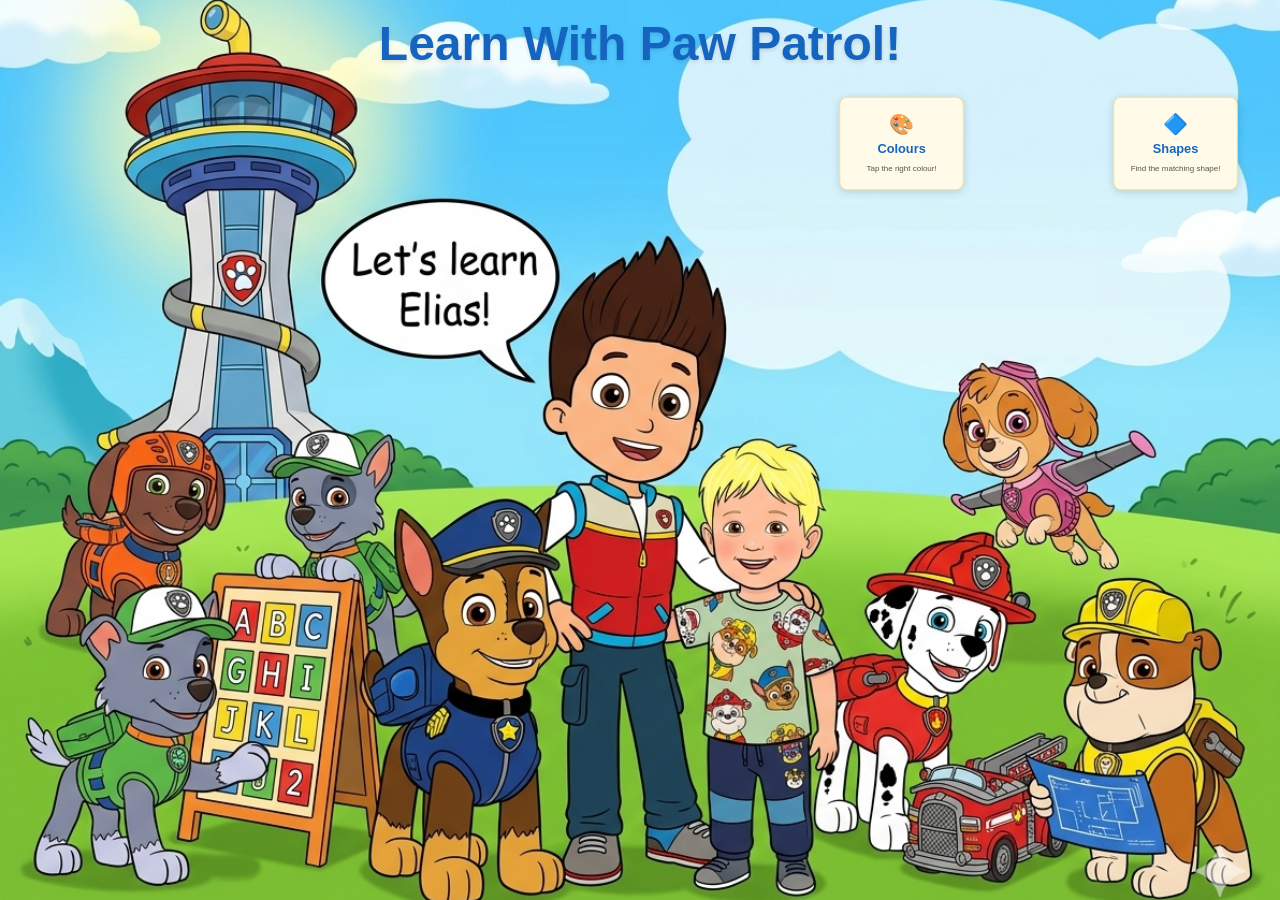
<file: index.html>
<!DOCTYPE html>
<html lang="en">
<head>
  <meta charset="UTF-8" />
  <meta name="viewport" content="width=device-width, initial-scale=1.0, maximum-scale=1.0, user-scalable=no" />
  <meta name="description" content="Learn With Paw Patrol – a fun toddler learning game." />
  <meta name="theme-color" content="#1565c0" />
  <meta name="mobile-web-app-capable" content="yes" />
  <meta name="apple-mobile-web-app-capable" content="yes" />
  <meta name="apple-mobile-web-app-status-bar-style" content="black-translucent" />
  <meta name="apple-mobile-web-app-title" content="PawLearn" />

  <title>Learn With Paw Patrol</title>

  <!-- PWA Manifest -->
  <link rel="manifest" href="manifest.json" />

  <!-- App icon for iOS / older Android -->
  <link rel="apple-touch-icon" href="shared/icons/icon.svg" />

  <!-- Shared stylesheet -->
  <link rel="stylesheet" href="css/style.css" />
</head>
<body>

  <!-- Header removed as requested -->

  <main>
    <h1>Learn With Paw Patrol!</h1>

    <nav class="game-grid" aria-label="Game selection">

      <!-- Colours game -->
      <a class="game-card" href="games/colors/index.html" aria-label="Play the Colours game">
        <span class="icon" aria-hidden="true">🎨</span>
        <span class="title">Colours</span>
        <span class="desc">Tap the right colour!</span>
      </a>

      <!-- Shapes game -->
      <a class="game-card" href="games/shapes/index.html" aria-label="Play the Shapes game">
        <span class="icon" aria-hidden="true">🔷</span>
        <span class="title">Shapes</span>
        <span class="desc">Find the matching shape!</span>
      </a>

    </nav>
  </main>

  <!-- PWA Service Worker registration -->
  <script>
    if ('serviceWorker' in navigator) {
      window.addEventListener('load', () => {
        navigator.serviceWorker
          .register('./sw.js', { scope: './' })
          .then(reg => console.log('[SW] Registered, scope:', reg.scope))
          .catch(err => console.warn('[SW] Registration failed:', err));
      });
    }
  </script>

</body>
</html>
</file>
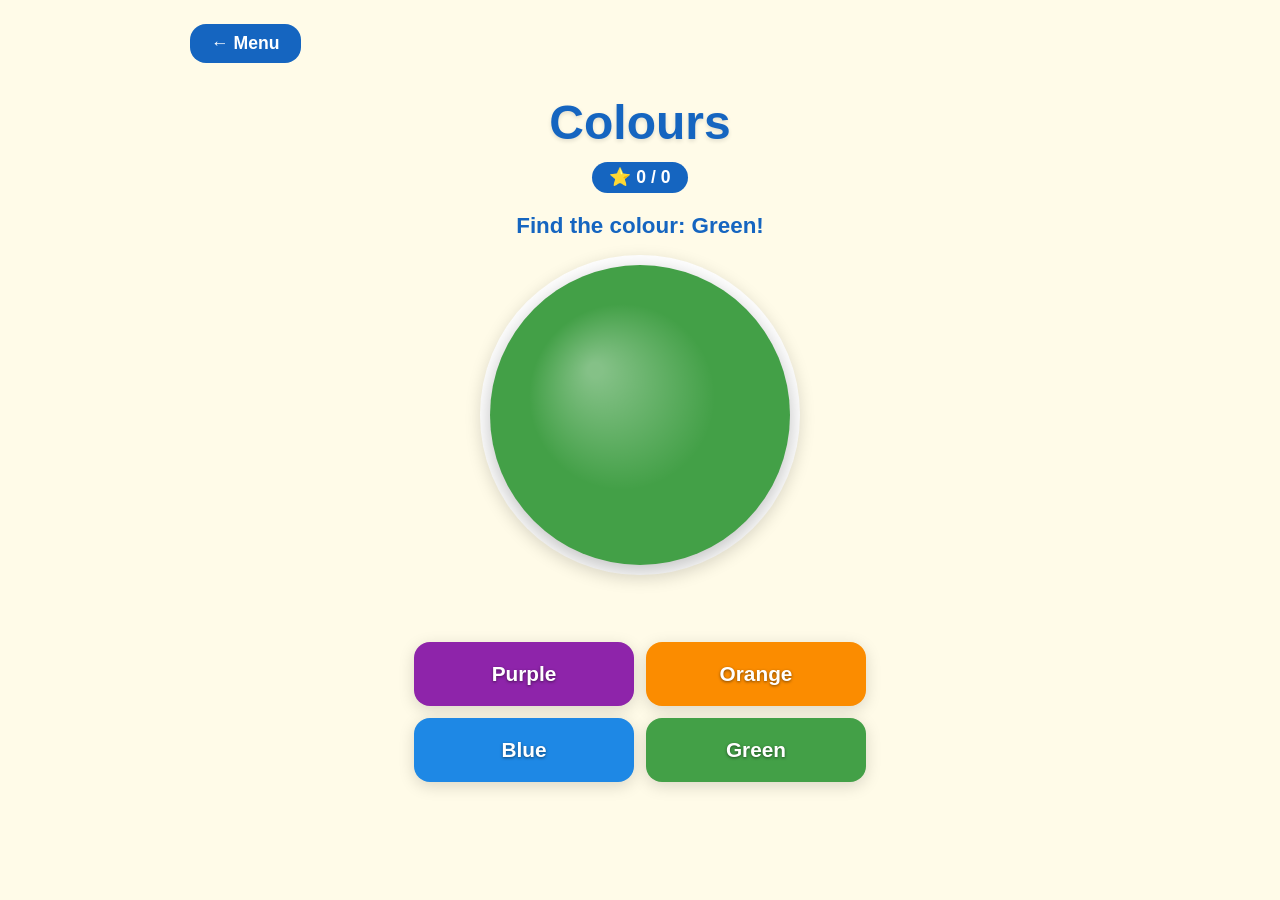
<file: games/colors/index.html>
<!DOCTYPE html>
<html lang="en">
<head>
  <meta charset="UTF-8" />
  <meta name="viewport" content="width=device-width, initial-scale=1.0, maximum-scale=1.0, user-scalable=no" />
  <meta name="theme-color" content="#1565c0" />
  <meta name="apple-mobile-web-app-capable" content="yes" />

  <title>Colours – Learn With Paw Patrol</title>

  <link rel="manifest" href="../../manifest.json" />
  <link rel="stylesheet" href="../../css/style.css" />

  <style>
        body {
          background: #fffbe8 !important;
        }
    /* Extra game-specific styles */
    .canvas-wrap { max-width: 380px; }

    canvas { border-radius: 50%; }   /* circle canvas for the colour swatch */

    .choice-btn {
      color: #fff;
      text-shadow: 0 1px 3px rgba(0,0,0,0.5);
      min-height: 64px;
    }
  </style>
</head>
<body>

  <header class="site-header">
    <a class="back-btn" href="../../index.html" aria-label="Back to main menu">← Menu</a>
  </header>

  <main>
    <div class="game-solid-bg">
      <h1>Colours</h1>

      <!-- Score bar -->
      <div class="score-bar" role="status" aria-live="polite">
        <span class="score-badge" id="scoreDisplay">⭐ 0 / 0</span>
      </div>

      <!-- Instruction -->
      <p class="instruction" id="instruction" aria-live="polite">Loading…</p>

      <!-- Canvas colour swatch -->
      <div class="canvas-wrap">
        <canvas id="colourCanvas" width="320" height="320"
                aria-label="Colour swatch to identify"></canvas>
      </div>

      <!-- Feedback -->
      <p class="feedback" id="feedback" aria-live="assertive"></p>

      <!-- Answer buttons -->
      <div class="choices" id="choices" role="group" aria-label="Colour choices"></div>
    </div>
  </main>

  <!-- Shared utilities -->
  <script src="../../shared/responsive-scaling.js"></script>
  <script src="../../shared/game-common.js"></script>

  <script>
    /* =========================================================
       Colours Game
       =========================================================
       Rounds: show a coloured circle on canvas.
       Player taps the button with the matching colour name.
       Uses Web Speech API to announce the target colour.
    ========================================================= */

    const COLOURS = [
      { name: 'Red',    hex: '#e53935' },
      { name: 'Blue',   hex: '#1e88e5' },
      { name: 'Green',  hex: '#43a047' },
      { name: 'Yellow', hex: '#fdd835' },
      { name: 'Orange', hex: '#fb8c00' },
      { name: 'Purple', hex: '#8e24aa' },
      { name: 'Pink',   hex: '#e91e63' },
      { name: 'Brown',  hex: '#6d4c41' },
    ];

    const GAME_ID = 'colors';
    const NUM_CHOICES = 4;

    // DOM refs
    const canvas      = document.getElementById('colourCanvas');
    const ctx         = canvas.getContext('2d');
    const instruction = document.getElementById('instruction');
    const feedback    = document.getElementById('feedback');
    const choicesEl   = document.getElementById('choices');
    const scoreEl     = document.getElementById('scoreDisplay');

    // Responsive scaling
    ResponsiveScaling.initCanvas(canvas, 320, 320);

    // Game state
    let score   = GameCommon.loadScore(GAME_ID);
    let target  = null;
    let choices = [];
    let locked  = false;

    /* ---- Draw a circle filled with the target colour ---- */
    function drawColour(hex) {
      const cx = canvas.width  / 2;
      const cy = canvas.height / 2;
      const r  = canvas.width  / 2 - 10;

      ctx.clearRect(0, 0, canvas.width, canvas.height);

      // Shadow
      ctx.shadowColor   = 'rgba(0,0,0,0.25)';
      ctx.shadowBlur    = 20;
      ctx.shadowOffsetY = 6;

      ctx.beginPath();
      ctx.arc(cx, cy, r, 0, Math.PI * 2);
      ctx.fillStyle = hex;
      ctx.fill();

      ctx.shadowColor = 'transparent';

      // Shine
      const shine = ctx.createRadialGradient(cx - r * 0.3, cy - r * 0.3, r * 0.05,
                                             cx,            cy,            r);
      shine.addColorStop(0,   'rgba(255,255,255,0.35)');
      shine.addColorStop(0.6, 'rgba(255,255,255,0)');
      ctx.beginPath();
      ctx.arc(cx, cy, r, 0, Math.PI * 2);
      ctx.fillStyle = shine;
      ctx.fill();
    }

    /* ---- Render choice buttons ---- */
    function renderChoices() {
      choicesEl.innerHTML = '';
      choices.forEach(colour => {
        const btn = document.createElement('button');
        btn.className    = 'choice-btn';
        btn.textContent  = colour.name;
        btn.style.background = colour.hex;
        btn.dataset.name = colour.name;
        btn.addEventListener('click', () => onAnswer(colour, btn));
        btn.addEventListener('touchend', e => {
          e.preventDefault();
          onAnswer(colour, btn);
        }, { passive: false });
        choicesEl.appendChild(btn);
      });
    }

    /* ---- Start a new round ---- */
    function newRound() {
      locked  = false;
      feedback.textContent = '';

      const pool   = GameCommon.pickRandomN(COLOURS, NUM_CHOICES);
      target  = pool[0];                          // First pick is always the target.
      choices = GameCommon.shuffle(pool);

      drawColour(target.hex);
      instruction.textContent = `Find the colour: ${target.name}!`;
      renderChoices();

      GameCommon.speak(`What colour is this? Find ${target.name}!`);
      GameCommon.playTone('start', 0.2);
    }

    /* ---- Handle answer ---- */
    function onAnswer(colour, btn) {
      if (locked) return;
      locked = true;

      score.total++;
      const correct = colour.name === target.name;

      if (correct) {
        score.correct++;
        btn.classList.add('correct');
        feedback.textContent = '🎉 Great job!';
        GameCommon.speak(`Yes! ${target.name}! Great job!`);
        GameCommon.playTone('correct');
      } else {
        btn.classList.add('incorrect');
        // Highlight the correct answer
        choicesEl.querySelectorAll('.choice-btn').forEach(b => {
          if (b.dataset.name === target.name) b.classList.add('correct');
        });
        feedback.textContent = `That's ${colour.name}. The answer was ${target.name}.`;
        GameCommon.speak(`Almost! The answer was ${target.name}.`);
        GameCommon.playTone('incorrect');
      }

      scoreEl.textContent = `⭐ ${score.correct} / ${score.total}`;
      GameCommon.saveScore(GAME_ID, score);

      setTimeout(newRound, 1800);
    }

    /* ---- Init ---- */
    scoreEl.textContent = `⭐ ${score.correct} / ${score.total}`;
    newRound();
  </script>

</body>
</html>
</file>
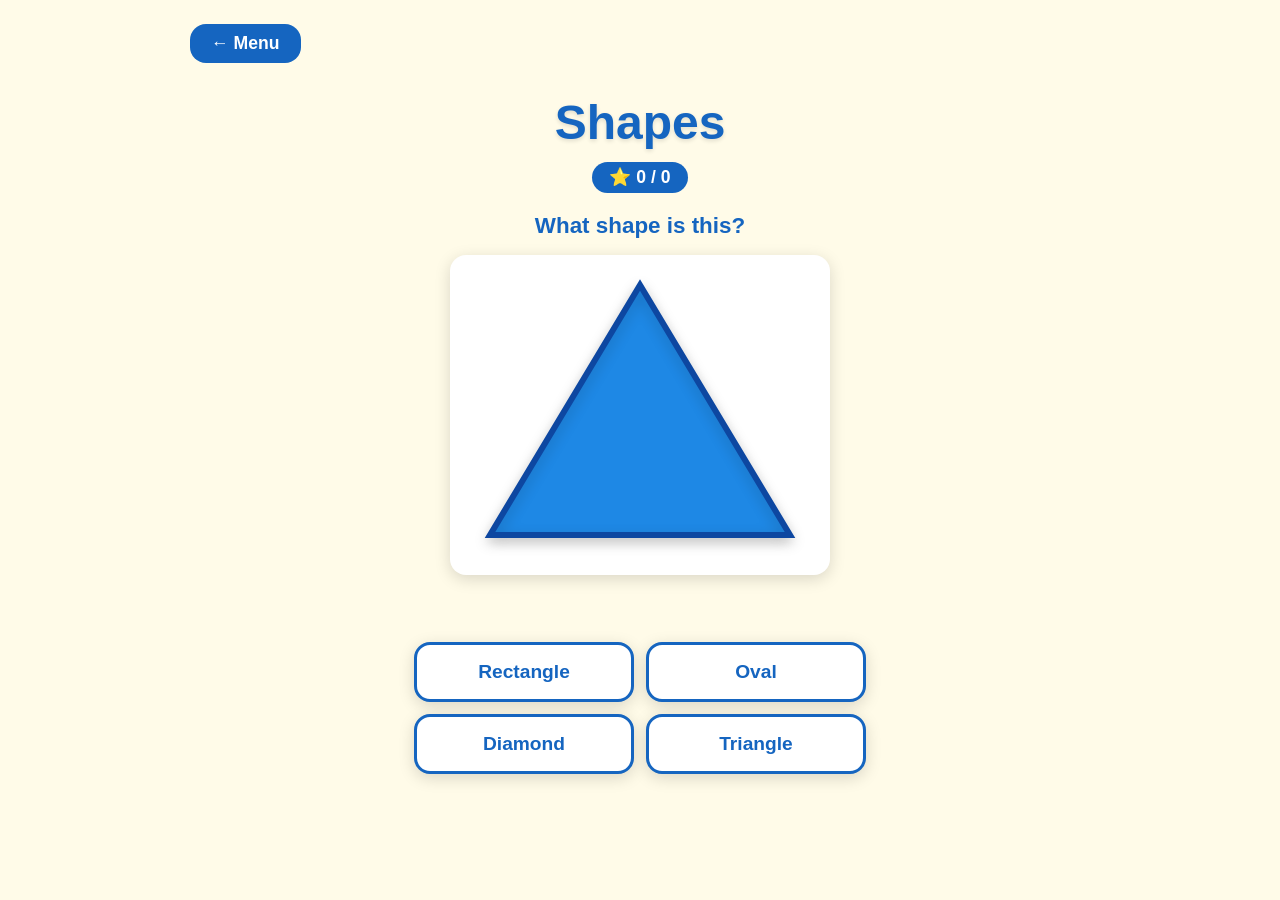
<file: games/shapes/index.html>
<!DOCTYPE html>
<html lang="en">
<head>
  <meta charset="UTF-8" />
  <meta name="viewport" content="width=device-width, initial-scale=1.0, maximum-scale=1.0, user-scalable=no" />
  <meta name="theme-color" content="#1565c0" />
  <meta name="apple-mobile-web-app-capable" content="yes" />

  <title>Shapes – Learn With Paw Patrol</title>

  <link rel="manifest" href="../../manifest.json" />
  <link rel="stylesheet" href="../../css/style.css" />

  <style>
        body {
          background: #fffbe8 !important;
        }
    .canvas-wrap { max-width: 380px; }

    .choice-btn {
      background: #ffffff;
      color: #1565c0;
      border: 3px solid #1565c0;
      font-size: clamp(1rem, 3vw, 1.2rem);
    }

    .choice-btn:hover  { background: #e3f2fd; }
    .choice-btn.correct   { background: #e8f5e9; border-color: #2e7d32; color: #2e7d32; }
    .choice-btn.incorrect { background: #ffebee; border-color: #c62828; color: #c62828; }
  </style>
</head>
<body>

  <header class="site-header">
    <a class="back-btn" href="../../index.html" aria-label="Back to main menu">← Menu</a>
  </header>

  <main>
    <div class="game-solid-bg">
      <h1>Shapes</h1>

      <!-- Score bar -->
      <div class="score-bar" role="status" aria-live="polite">
        <span class="score-badge" id="scoreDisplay">⭐ 0 / 0</span>
      </div>

      <!-- Instruction -->
      <p class="instruction" id="instruction" aria-live="polite">Loading…</p>

      <!-- Canvas shape display -->
      <div class="canvas-wrap">
        <canvas id="shapeCanvas" width="380" height="320"
                aria-label="Shape to identify"></canvas>
      </div>

      <!-- Feedback -->
      <p class="feedback" id="feedback" aria-live="assertive"></p>

      <!-- Answer buttons -->
      <div class="choices" id="choices" role="group" aria-label="Shape choices"></div>
    </div>
  </main>

  <!-- Shared utilities -->
  <script src="../../shared/responsive-scaling.js"></script>
  <script src="../../shared/game-common.js"></script>

  <script>
    /* =========================================================
       Shapes Game
       =========================================================
       Rounds: a shape is drawn on canvas.
       Player taps the button with the matching shape name.
       Uses Web Speech API to announce the target shape.
    ========================================================= */

    const SHAPES = [
      { name: 'Circle',    draw: drawCircle    },
      { name: 'Square',    draw: drawSquare    },
      { name: 'Triangle',  draw: drawTriangle  },
      { name: 'Rectangle', draw: drawRectangle },
      { name: 'Star',      draw: drawStar      },
      { name: 'Heart',     draw: drawHeart     },
      { name: 'Diamond',   draw: drawDiamond   },
      { name: 'Oval',      draw: drawOval      },
    ];

    const GAME_ID    = 'shapes';
    const NUM_CHOICES = 4;
    const FILL_COLOR  = '#1e88e5';
    const STROKE_COLOR = '#0d47a1';

    // DOM refs
    const canvas      = document.getElementById('shapeCanvas');
    const ctx         = canvas.getContext('2d');
    const instruction = document.getElementById('instruction');
    const feedback    = document.getElementById('feedback');
    const choicesEl   = document.getElementById('choices');
    const scoreEl     = document.getElementById('scoreDisplay');

    // Responsive scaling
    ResponsiveScaling.initCanvas(canvas, 380, 320);

    // Game state
    let score  = GameCommon.loadScore(GAME_ID);
    let target = null;
    let locked = false;

    /* ============================================================
       Shape-drawing functions
       All shapes are drawn centred on the canvas.
    ============================================================ */

    function applyStyle() {
      ctx.fillStyle   = FILL_COLOR;
      ctx.strokeStyle = STROKE_COLOR;
      ctx.lineWidth   = 6;
      ctx.shadowColor   = 'rgba(0,0,0,0.2)';
      ctx.shadowBlur    = 14;
      ctx.shadowOffsetY = 5;
    }

    function clearCanvas() {
      ctx.clearRect(0, 0, canvas.width, canvas.height);
      ctx.shadowColor = 'transparent';
    }

    function drawCircle() {
      const cx = canvas.width  / 2;
      const cy = canvas.height / 2;
      applyStyle();
      ctx.beginPath();
      ctx.arc(cx, cy, 110, 0, Math.PI * 2);
      ctx.fill();
      ctx.stroke();
    }

    function drawSquare() {
      const cx = canvas.width  / 2;
      const cy = canvas.height / 2;
      const s  = 200;
      applyStyle();
      ctx.beginPath();
      ctx.rect(cx - s / 2, cy - s / 2, s, s);
      ctx.fill();
      ctx.stroke();
    }

    function drawTriangle() {
      const cx = canvas.width  / 2;
      const cy = canvas.height / 2;
      applyStyle();
      ctx.beginPath();
      ctx.moveTo(cx,          cy - 130);
      ctx.lineTo(cx + 150,    cy + 120);
      ctx.lineTo(cx - 150,    cy + 120);
      ctx.closePath();
      ctx.fill();
      ctx.stroke();
    }

    function drawRectangle() {
      const cx = canvas.width  / 2;
      const cy = canvas.height / 2;
      const w  = 260, h = 150;
      applyStyle();
      ctx.beginPath();
      ctx.rect(cx - w / 2, cy - h / 2, w, h);
      ctx.fill();
      ctx.stroke();
    }

    function drawStar() {
      const cx     = canvas.width  / 2;
      const cy     = canvas.height / 2;
      const spikes = 5;
      const outerR = 130;
      const innerR = 55;
      applyStyle();
      ctx.beginPath();
      for (let i = 0; i < spikes * 2; i++) {
        const angle = (i * Math.PI) / spikes - Math.PI / 2;
        const r     = i % 2 === 0 ? outerR : innerR;
        const x     = cx + Math.cos(angle) * r;
        const y     = cy + Math.sin(angle) * r;
        i === 0 ? ctx.moveTo(x, y) : ctx.lineTo(x, y);
      }
      ctx.closePath();
      ctx.fill();
      ctx.stroke();
    }

    function drawHeart() {
      const cx = canvas.width  / 2;
      const cy = canvas.height / 2 + 20;
      const s  = 100;
      applyStyle();
      ctx.beginPath();
      ctx.moveTo(cx, cy + s * 0.6);
      // Left curve
      ctx.bezierCurveTo(cx - s * 1.5, cy - s * 0.4,
                        cx - s * 1.5, cy - s * 1.1,
                        cx,           cy - s * 0.45);
      // Right curve
      ctx.bezierCurveTo(cx + s * 1.5, cy - s * 1.1,
                        cx + s * 1.5, cy - s * 0.4,
                        cx,           cy + s * 0.6);
      ctx.closePath();
      ctx.fill();
      ctx.stroke();
    }

    function drawDiamond() {
      const cx = canvas.width  / 2;
      const cy = canvas.height / 2;
      applyStyle();
      ctx.beginPath();
      ctx.moveTo(cx,       cy - 140);
      ctx.lineTo(cx + 110, cy);
      ctx.lineTo(cx,       cy + 140);
      ctx.lineTo(cx - 110, cy);
      ctx.closePath();
      ctx.fill();
      ctx.stroke();
    }

    function drawOval() {
      const cx = canvas.width  / 2;
      const cy = canvas.height / 2;
      applyStyle();
      ctx.beginPath();
      ctx.ellipse(cx, cy, 155, 100, 0, 0, Math.PI * 2);
      ctx.fill();
      ctx.stroke();
    }

    /* ---- Render choice buttons ---- */
    function renderChoices(pool) {
      choicesEl.innerHTML = '';
      const shuffled = GameCommon.shuffle([...pool]);
      shuffled.forEach(shape => {
        const btn = document.createElement('button');
        btn.className   = 'choice-btn';
        btn.textContent = shape.name;
        btn.dataset.name = shape.name;
        btn.addEventListener('click', () => onAnswer(shape, btn));
        btn.addEventListener('touchend', e => {
          e.preventDefault();
          onAnswer(shape, btn);
        }, { passive: false });
        choicesEl.appendChild(btn);
      });
    }

    /* ---- Start a new round ---- */
    function newRound() {
      locked  = false;
      feedback.textContent = '';

      const pool = GameCommon.pickRandomN(SHAPES, NUM_CHOICES);
      target     = pool[0];

      clearCanvas();
      target.draw();

      instruction.textContent = `What shape is this?`;
      renderChoices(pool);

      GameCommon.speak(`What shape is this? Find the ${target.name}!`);
      GameCommon.playTone('start', 0.2);
    }

    /* ---- Handle answer ---- */
    function onAnswer(shape, btn) {
      if (locked) return;
      locked = true;

      score.total++;
      const correct = shape.name === target.name;

      if (correct) {
        score.correct++;
        btn.classList.add('correct');
        feedback.textContent = `🎉 Yes! That's a ${target.name}!`;
        GameCommon.speak(`Yes! That's a ${target.name}! Great job!`);
        GameCommon.playTone('correct');
      } else {
        btn.classList.add('incorrect');
        choicesEl.querySelectorAll('.choice-btn').forEach(b => {
          if (b.dataset.name === target.name) b.classList.add('correct');
        });
        feedback.textContent = `Almost! It was a ${target.name}.`;
        GameCommon.speak(`Almost! It was a ${target.name}.`);
        GameCommon.playTone('incorrect');
      }

      scoreEl.textContent = `⭐ ${score.correct} / ${score.total}`;
      GameCommon.saveScore(GAME_ID, score);

      setTimeout(newRound, 1800);
    }

    /* ---- Init ---- */
    scoreEl.textContent = `⭐ ${score.correct} / ${score.total}`;
    newRound();
  </script>

</body>
</html>
</file>
<file: css/style.css>
/* =============================================================
   LearnWithPawPatrol – shared stylesheet
   ============================================================= */

/* ---- Reset & base ---- */
*, *::before, *::after {
  box-sizing: border-box;
  margin: 0;
  padding: 0;
}

:root {
  --color-bg:       #e3f2fd;
  --color-primary:  #1565c0;
  --color-accent:   #f9a825;
  --color-text:     #212121;
  --color-card:     #ffffff;
  --radius:         16px;
  --shadow:         0 4px 16px rgba(0, 0, 0, 0.15);
  --font-size-base: clamp(1rem, 3vw, 1.4rem);
}

html, body {
  height: 100%;
  width: 100%;
  overflow-x: hidden;
}

body {
  font-family: 'Segoe UI', Tahoma, Geneva, Verdana, sans-serif;
  background: url('../shared/Background/MainImage.png') no-repeat center center fixed;
  background-size: cover;
  color: var(--color-text);
  font-size: var(--font-size-base);
  display: flex;
  flex-direction: column;
  align-items: center;
  min-height: 100%;
  padding: 1rem;
}

/* ---- Typography ---- */
h1 {
  font-size: clamp(1.8rem, 6vw, 3rem);
  color: var(--color-primary);
  text-align: center;
  margin-bottom: 0.25em;
  text-shadow: 0 2px 4px rgba(0,0,0,0.12);
}

h2 {
  font-size: clamp(1.2rem, 4vw, 2rem);
  color: var(--color-primary);
  text-align: center;
  margin-bottom: 0.5em;
}

p {
  text-align: center;
  line-height: 1.5;
}

/* ---- Header / branding bar ---- */
.site-header {
  width: 100%;
  max-width: 900px;
  display: flex;
  align-items: center;
  justify-content: space-between;
  padding: 0.5rem 0;
  margin-bottom: 1.5rem;
}

.site-header .logo {
  font-size: clamp(1.4rem, 5vw, 2.2rem);
  font-weight: 700;
  color: var(--color-primary);
  text-decoration: none;
}

.back-btn {
  display: inline-flex;
  align-items: center;
  gap: 0.4em;
  background: var(--color-primary);
  color: #fff;
  border: none;
  border-radius: var(--radius);
  padding: 0.5em 1.2em;
  font-size: clamp(0.9rem, 2.5vw, 1.1rem);
  font-weight: 600;
  cursor: pointer;
  text-decoration: none;
  transition: background 0.2s, transform 0.1s;
}

.back-btn:hover  { background: #0d47a1; }
.back-btn:active { transform: scale(0.96); }

/* ---- Game-card grid (main menu) ---- */
.game-grid {
  display: grid;
  grid-template-columns: repeat(auto-fit, minmax(220px, 1fr));
  gap: 1.5rem;
  width: 100%;
  max-width: 900px;
  margin-top: 1rem;
}

.game-card {
  background: #fffbe8;
  /* Add a border for extra contrast */
  border: 2px solid #ffe082;
  border-radius: var(--radius);
  box-shadow: var(--shadow);
  padding: 2rem 1.5rem;
  display: flex;
  flex-direction: column;
  align-items: center;
  gap: 1rem;
  text-decoration: none;
  color: var(--color-text);
  transition: transform 0.15s, box-shadow 0.15s;
  cursor: pointer;
}

.game-card:hover  { transform: translateY(-4px); box-shadow: 0 8px 24px rgba(0,0,0,0.18); }
.game-card:active { transform: scale(0.97); }

.game-card .icon {
  font-size: 2.5rem;
  line-height: 1;
}

/* Move the two game cards right and up by 20% */
.game-grid {
  position: relative;
}
.game-card {
  position: relative;
  left: 160%;
  top: -20%;
  transform: scale(0.5);
}

.game-card .title {
  font-size: clamp(1.2rem, 3.5vw, 1.6rem);
  font-weight: 700;
  color: var(--color-primary);
}

.game-card .desc {
  font-size: clamp(0.85rem, 2.5vw, 1rem);
  color: #555;
  text-align: center;
}

/* ---- Canvas wrapper ---- */
.canvas-wrap {
  display: flex;
  justify-content: center;
  align-items: center;
  width: 100%;
  max-width: 600px;
  margin: 0 auto 1rem;
}

canvas {
  border-radius: var(--radius);
  box-shadow: var(--shadow);
  background: #fff;
  display: block;
  width: 100%;
  height: auto;
  touch-action: manipulation;
}

/* ---- Answer / choice buttons ---- */
.choices {
  display: flex;
  flex-wrap: wrap;
  justify-content: center;
  gap: 0.75rem;
  width: 100%;
  max-width: 600px;
  margin: 0 auto;
}

.choice-btn {
  flex: 1 1 40%;
  min-width: 120px;
  max-width: 220px;
  border: 4px solid transparent;
  border-radius: var(--radius);
  padding: 1rem 0.5rem;
  font-size: clamp(1rem, 3.5vw, 1.3rem);
  font-weight: 700;
  cursor: pointer;
  transition: transform 0.12s, box-shadow 0.12s, border-color 0.12s;
  box-shadow: var(--shadow);
}

.choice-btn:hover  { transform: scale(1.05); }
.choice-btn:active { transform: scale(0.97); }
.choice-btn.correct   { border-color: #2e7d32 !important; box-shadow: 0 0 0 4px #a5d6a7; }
.choice-btn.incorrect { border-color: #c62828 !important; box-shadow: 0 0 0 4px #ef9a9a; }

/* ---- Score / feedback banner ---- */
.score-bar {
  display: flex;
  align-items: center;
  justify-content: center;
  gap: 1.5rem;
  width: 100%;
  max-width: 600px;
  margin-bottom: 1rem;
}

.score-badge {
  background: var(--color-primary);
  color: #fff;
  border-radius: 999px;
  padding: 0.3em 1em;
  font-size: clamp(0.9rem, 2.5vw, 1.1rem);
  font-weight: 700;
}

.feedback {
  font-size: clamp(1.1rem, 4vw, 1.6rem);
  font-weight: 700;
  min-height: 2em;
  text-align: center;
  color: var(--color-primary);
  transition: opacity 0.3s;
}

/* ---- Instruction label ---- */
.instruction {
  font-size: clamp(1rem, 3.5vw, 1.4rem);
  font-weight: 600;
  text-align: center;
  color: var(--color-primary);
  margin-bottom: 0.75rem;
}

/* ---- Utility ---- */
.visually-hidden {
  position: absolute;
  width: 1px; height: 1px;
  overflow: hidden;
  clip: rect(0 0 0 0);
  white-space: nowrap;
}

.mt-1 { margin-top: 1rem; }
.mb-1 { margin-bottom: 1rem; }
</file>
